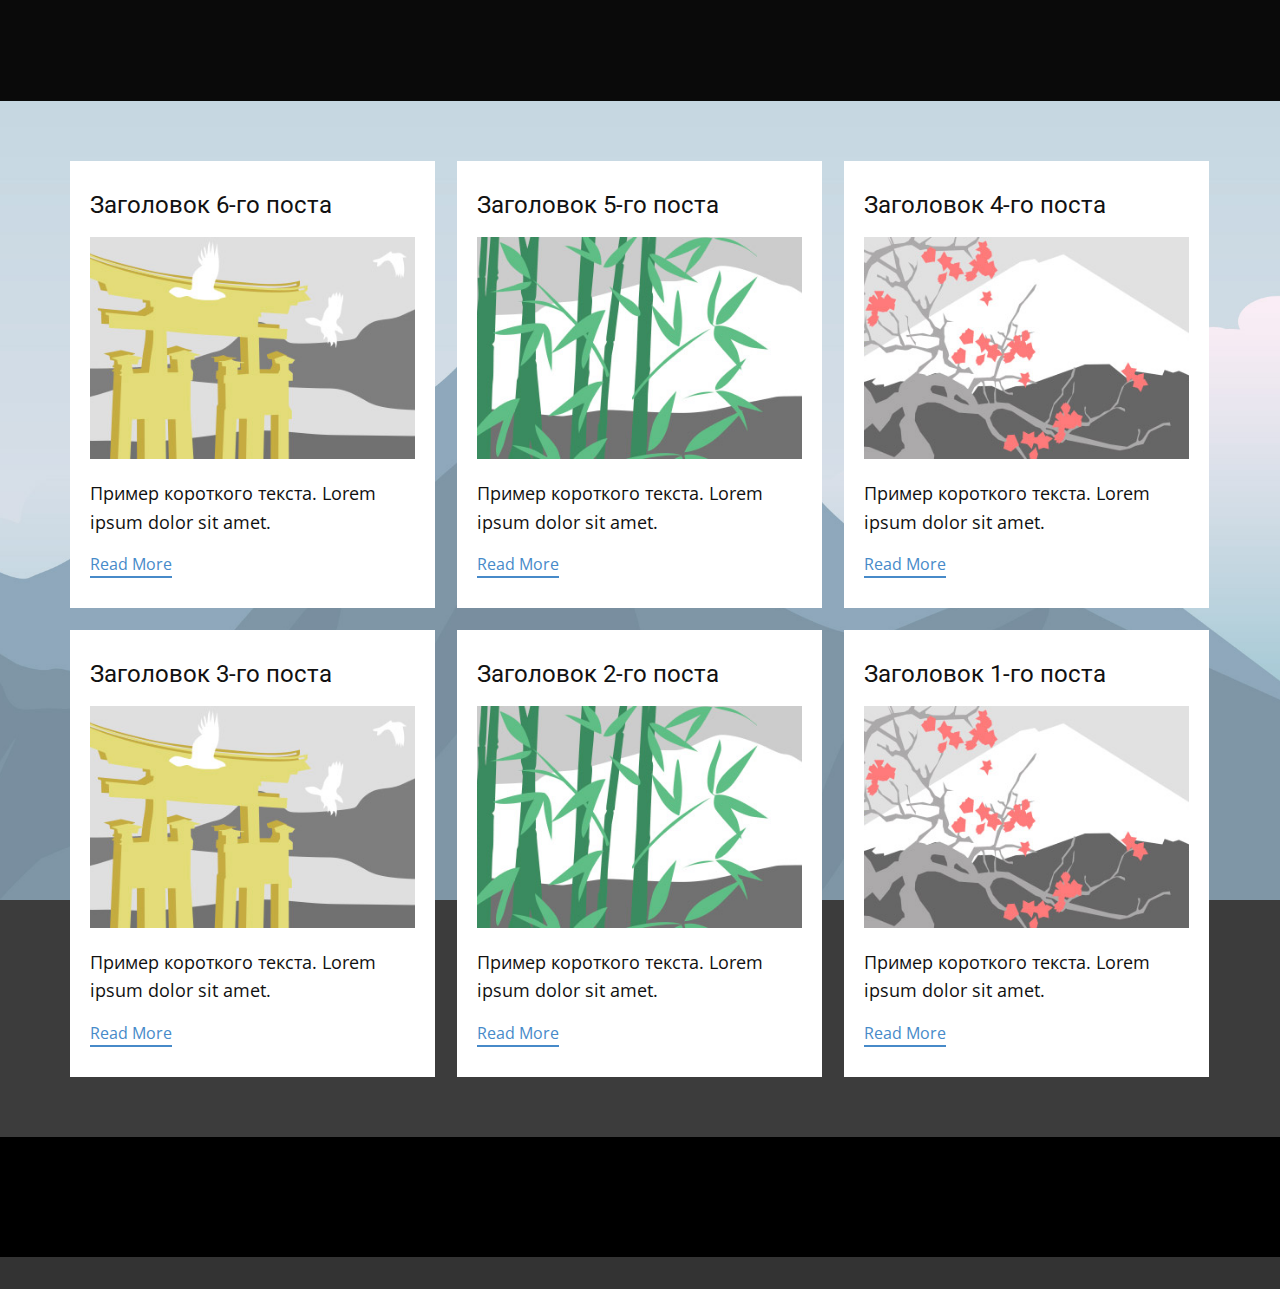
<file: blog/blog.html>
<!DOCTYPE html>
<html style="font-size: 16px;" lang="ru"><head>
    <meta name="viewport" content="width=device-width, initial-scale=1.0">
    <meta charset="utf-8">
    <meta name="keywords" content="">
    <meta name="description" content="">
    <title>Блог</title>
    <link rel="stylesheet" href="../nicepage.css" media="screen">
<link rel="stylesheet" href="../Blog-Template.css" media="screen">
    <script class="u-script" type="text/javascript" src="../jquery.js" defer=""></script>
    <script class="u-script" type="text/javascript" src="../nicepage.js" defer=""></script>
    <meta name="generator" content="Nicepage 8.1.4, nicepage.com">
    
    
    
    <link id="u-page-google-font" rel="stylesheet" href="https://fonts.googleapis.com/css2?display=swap&amp;family=Roboto:ital,wght@0,100;0,200;0,300;0,400;0,500;0,600;0,700;0,800;0,900;1,100;1,200;1,300;1,400;1,500;1,600;1,700;1,800;1,900&amp;family=Open+Sans:ital,wght@0,300;0,400;0,500;0,600;0,700;0,800;1,300;1,400;1,500;1,600;1,700;1,800">
    <script type="application/ld+json">{
		"@context": "http://schema.org",
		"@type": "Organization",
		"name": ""
}</script>
    <meta name="theme-color" content="#478ac9">
  <meta data-intl-tel-input-cdn-path="intlTelInput/"></head>
  <body data-path-to-root="../" data-include-products="false" class="u-body u-xl-mode" data-lang="ru"><header class="u-clearfix u-custom-color-7 u-header u-header" id="header" data-image-width="1200" data-image-height="1599"><div class="u-clearfix u-sheet u-valign-middle-lg u-valign-middle-md u-valign-middle-sm u-valign-middle-xs u-sheet-1"></div></header>
    <section class="u-clearfix u-section-1" id="block-1">
      <div class="u-clearfix u-sheet u-valign-middle u-sheet-1"><!--blog--><!--blog_options_json--><!--{"type":"Recent","source":"","tags":"","count":""}--><!--/blog_options_json-->
        <div class="u-blog u-expanded-width u-repeater u-repeater-1" data-blog-id="blog-1"><!--blog_post-->
          <div class="u-blog-post u-container-style u-repeater-item u-white u-repeater-item-1">
            <div class="u-container-layout u-similar-container u-valign-top u-container-layout-1"><!--blog_post_header-->
              <h4 class="u-blog-control u-text u-text-1">
                <a class="u-post-header-link" href="../blog/пост-5.html">Заголовок 6-го поста</a>
              </h4><!--/blog_post_header--><!--blog_post_image-->
              <img alt="" class="u-blog-control u-expanded-width u-image u-image-default u-image-1" src="../images/8ad73f3c.jpeg" data-href="../blog/пост-5.html"><!--/blog_post_image--><!--blog_post_content-->
              <div class="u-blog-control u-post-content u-text u-text-2 fr-view">Пример короткого текста. Lorem ipsum dolor sit amet.</div><!--/blog_post_content--><!--blog_post_readmore-->
              <a href="../blog/пост-5.html" class="u-blog-control u-border-2 u-border-palette-1-base u-btn u-btn-rectangle u-button-style u-none u-btn-1"><!--blog_post_readmore_content--><!--options_json--><!--{"content":"Read More","defaultValue":"Читать дальше"}--><!--/options_json-->Read More<!--/blog_post_readmore_content--></a><!--/blog_post_readmore-->
            </div>
          </div><div class="u-blog-post u-container-style u-repeater-item u-video-cover u-white">
            <div class="u-container-layout u-similar-container u-valign-top u-container-layout-2"><!--blog_post_header-->
              <h4 class="u-blog-control u-text u-text-3">
                <a class="u-post-header-link" href="../blog/пост-4.html">Заголовок 5-го поста</a>
              </h4><!--/blog_post_header--><!--blog_post_image-->
              <img alt="" class="u-blog-control u-expanded-width u-image u-image-default u-image-2" src="../images/68f64b9d.jpeg" data-href="../blog/пост-4.html"><!--/blog_post_image--><!--blog_post_content-->
              <div class="u-blog-control u-post-content u-text u-text-4 fr-view">Пример короткого текста. Lorem ipsum dolor sit amet.</div><!--/blog_post_content--><!--blog_post_readmore-->
              <a href="../blog/пост-4.html" class="u-blog-control u-border-2 u-border-palette-1-base u-btn u-btn-rectangle u-button-style u-none u-btn-2"><!--blog_post_readmore_content--><!--options_json--><!--{"content":"Read More","defaultValue":"Читать дальше"}--><!--/options_json-->Read More<!--/blog_post_readmore_content--></a><!--/blog_post_readmore-->
            </div>
          </div><div class="u-blog-post u-container-style u-repeater-item u-video-cover u-white">
            <div class="u-container-layout u-similar-container u-valign-top u-container-layout-3"><!--blog_post_header-->
              <h4 class="u-blog-control u-text u-text-5">
                <a class="u-post-header-link" href="../blog/пост-3.html">Заголовок 4-го поста</a>
              </h4><!--/blog_post_header--><!--blog_post_image-->
              <img alt="" class="u-blog-control u-expanded-width u-image u-image-default u-image-3" src="../images/0fd3416c.jpeg" data-href="../blog/пост-3.html"><!--/blog_post_image--><!--blog_post_content-->
              <div class="u-blog-control u-post-content u-text u-text-6 fr-view">Пример короткого текста. Lorem ipsum dolor sit amet.</div><!--/blog_post_content--><!--blog_post_readmore-->
              <a href="../blog/пост-3.html" class="u-blog-control u-border-2 u-border-palette-1-base u-btn u-btn-rectangle u-button-style u-none u-btn-3"><!--blog_post_readmore_content--><!--options_json--><!--{"content":"Read More","defaultValue":"Читать дальше"}--><!--/options_json-->Read More<!--/blog_post_readmore_content--></a><!--/blog_post_readmore-->
            </div>
          </div><div class="u-blog-post u-container-style u-repeater-item u-white u-repeater-item-1">
            <div class="u-container-layout u-similar-container u-valign-top u-container-layout-1"><!--blog_post_header-->
              <h4 class="u-blog-control u-text u-text-1">
                <a class="u-post-header-link" href="../blog/пост-2.html">Заголовок 3-го поста</a>
              </h4><!--/blog_post_header--><!--blog_post_image-->
              <img alt="" class="u-blog-control u-expanded-width u-image u-image-default u-image-1" src="../images/8ad73f3c.jpeg" data-href="../blog/пост-2.html"><!--/blog_post_image--><!--blog_post_content-->
              <div class="u-blog-control u-post-content u-text u-text-2 fr-view">Пример короткого текста. Lorem ipsum dolor sit amet.</div><!--/blog_post_content--><!--blog_post_readmore-->
              <a href="../blog/пост-2.html" class="u-blog-control u-border-2 u-border-palette-1-base u-btn u-btn-rectangle u-button-style u-none u-btn-1"><!--blog_post_readmore_content--><!--options_json--><!--{"content":"Read More","defaultValue":"Читать дальше"}--><!--/options_json-->Read More<!--/blog_post_readmore_content--></a><!--/blog_post_readmore-->
            </div>
          </div><div class="u-blog-post u-container-style u-repeater-item u-video-cover u-white">
            <div class="u-container-layout u-similar-container u-valign-top u-container-layout-2"><!--blog_post_header-->
              <h4 class="u-blog-control u-text u-text-3">
                <a class="u-post-header-link" href="../blog/пост-1.html">Заголовок 2-го поста</a>
              </h4><!--/blog_post_header--><!--blog_post_image-->
              <img alt="" class="u-blog-control u-expanded-width u-image u-image-default u-image-2" src="../images/68f64b9d.jpeg" data-href="../blog/пост-1.html"><!--/blog_post_image--><!--blog_post_content-->
              <div class="u-blog-control u-post-content u-text u-text-4 fr-view">Пример короткого текста. Lorem ipsum dolor sit amet.</div><!--/blog_post_content--><!--blog_post_readmore-->
              <a href="../blog/пост-1.html" class="u-blog-control u-border-2 u-border-palette-1-base u-btn u-btn-rectangle u-button-style u-none u-btn-2"><!--blog_post_readmore_content--><!--options_json--><!--{"content":"Read More","defaultValue":"Читать дальше"}--><!--/options_json-->Read More<!--/blog_post_readmore_content--></a><!--/blog_post_readmore-->
            </div>
          </div><div class="u-blog-post u-container-style u-repeater-item u-video-cover u-white">
            <div class="u-container-layout u-similar-container u-valign-top u-container-layout-3"><!--blog_post_header-->
              <h4 class="u-blog-control u-text u-text-5">
                <a class="u-post-header-link" href="../blog/пост.html">Заголовок 1-го поста</a>
              </h4><!--/blog_post_header--><!--blog_post_image-->
              <img alt="" class="u-blog-control u-expanded-width u-image u-image-default u-image-3" src="../images/0fd3416c.jpeg" data-href="../blog/пост.html"><!--/blog_post_image--><!--blog_post_content-->
              <div class="u-blog-control u-post-content u-text u-text-6 fr-view">Пример короткого текста. Lorem ipsum dolor sit amet.</div><!--/blog_post_content--><!--blog_post_readmore-->
              <a href="../blog/пост.html" class="u-blog-control u-border-2 u-border-palette-1-base u-btn u-btn-rectangle u-button-style u-none u-btn-3"><!--blog_post_readmore_content--><!--options_json--><!--{"content":"Read More","defaultValue":"Читать дальше"}--><!--/options_json-->Read More<!--/blog_post_readmore_content--></a><!--/blog_post_readmore-->
            </div>
          </div><!--/blog_post--><!--blog_post-->
          <!--/blog_post--><!--blog_post-->
          <!--/blog_post-->
        </div><!--/blog-->
      </div>
    </section>
    
    
    
    <footer class="u-align-center u-black u-clearfix u-container-align-center u-footer u-footer" id="footer"><div class="u-clearfix u-sheet u-sheet-1"></div></footer>
    <section class="u-backlink u-clearfix u-grey-80"></section>
  
</body></html>
</file>
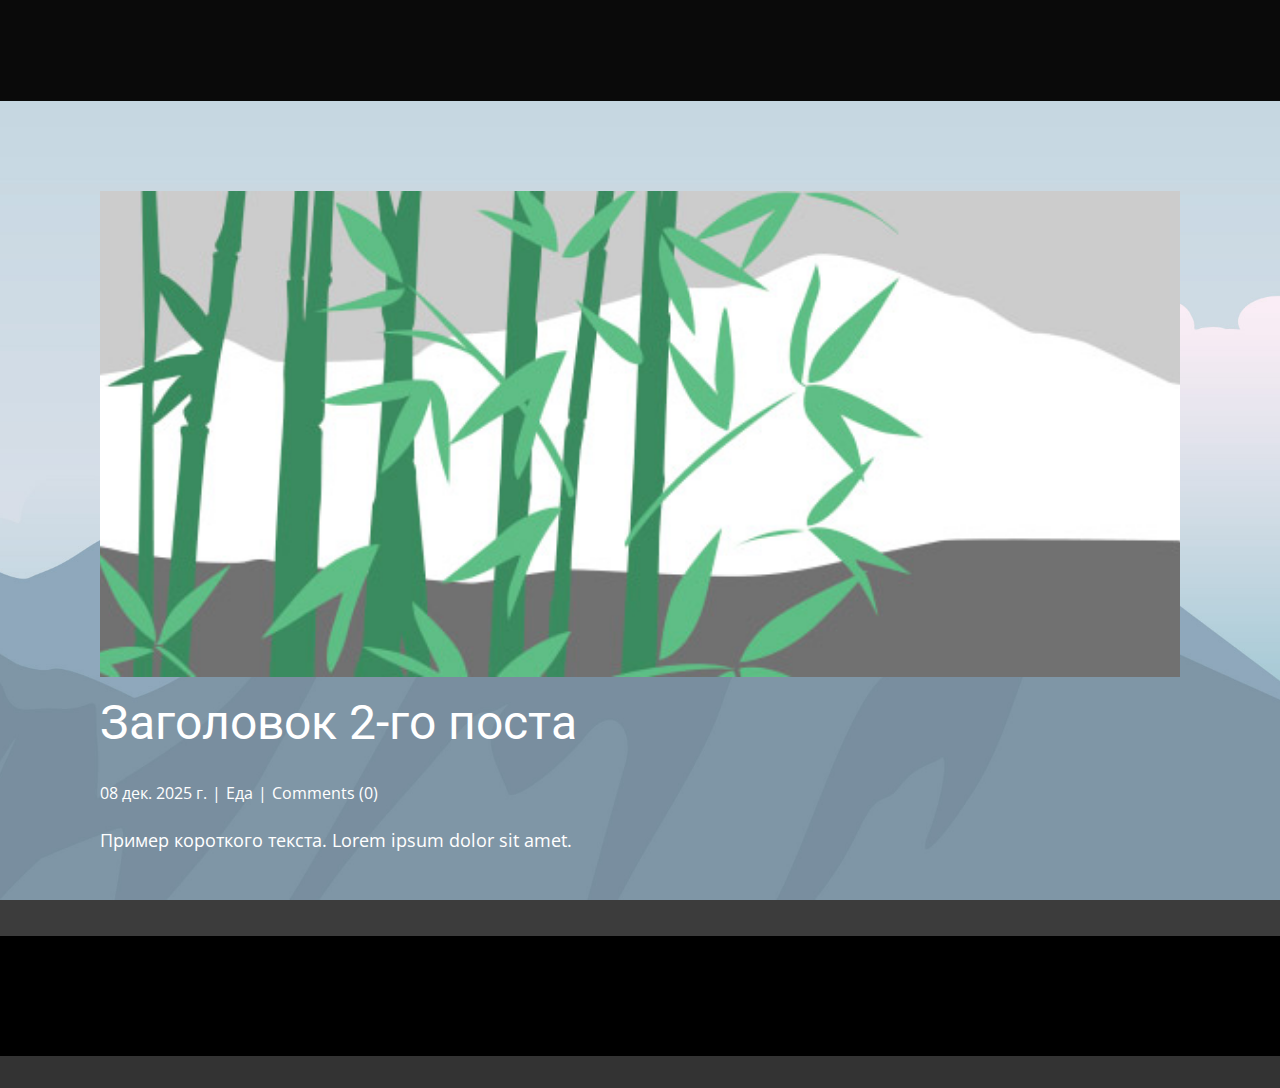
<file: blog/пост-1.html>
<!DOCTYPE html>
<html style="font-size: 16px;" lang="ru"><head>
    <meta name="viewport" content="width=device-width, initial-scale=1.0">
    <meta charset="utf-8">
    <meta name="keywords" content="Заголовок 1-го поста">
    <meta name="description" content="">
    <title>Заголовок 2-го поста</title>
    <link rel="stylesheet" href="../nicepage.css" media="screen">
<link rel="stylesheet" href="../Post-Template.css" media="screen">
    <script class="u-script" type="text/javascript" src="../jquery.js" defer=""></script>
    <script class="u-script" type="text/javascript" src="../nicepage.js" defer=""></script>
    <meta name="generator" content="Nicepage 8.1.4, nicepage.com">
    
    
    
    <link id="u-page-google-font" rel="stylesheet" href="https://fonts.googleapis.com/css2?display=swap&amp;family=Roboto:ital,wght@0,100;0,200;0,300;0,400;0,500;0,600;0,700;0,800;0,900;1,100;1,200;1,300;1,400;1,500;1,600;1,700;1,800;1,900&amp;family=Open+Sans:ital,wght@0,300;0,400;0,500;0,600;0,700;0,800;1,300;1,400;1,500;1,600;1,700;1,800">
    <script type="application/ld+json">{
		"@context": "http://schema.org",
		"@type": "Organization",
		"name": ""
}</script>
    <meta name="theme-color" content="#478ac9">
  <meta data-intl-tel-input-cdn-path="intlTelInput/"></head>
  <body data-path-to-root="./" data-include-products="false" class="u-body u-xl-mode" data-lang="ru"><header class="u-clearfix u-custom-color-7 u-header u-header" id="header" data-image-width="1200" data-image-height="1599"><div class="u-clearfix u-sheet u-valign-middle-lg u-valign-middle-md u-valign-middle-sm u-valign-middle-xs u-sheet-1"></div></header>
    <section class="u-align-center u-clearfix u-section-1" id="block-1">
      <div class="u-clearfix u-sheet u-valign-middle-md u-valign-middle-sm u-valign-middle-xs u-sheet-1"><!--post_details--><!--post_details_options_json--><!--{"source":""}--><!--/post_details_options_json--><!--blog_post-->
        <div class="u-container-style u-expanded-width u-post-details u-post-details-1">
          <div class="u-container-layout u-valign-middle u-container-layout-1"><!--blog_post_image-->
            <img alt="" class="u-blog-control u-expanded-width u-image u-image-default u-image-1" src="../images/68f64b9d.jpeg"><!--/blog_post_image--><!--blog_post_header-->
            <h2 class="u-blog-control u-text u-text-1">Заголовок 2-го поста</h2><!--/blog_post_header--><!--blog_post_metadata-->
            <div class="u-blog-control u-metadata u-metadata-1"><!--blog_post_metadata_date--><span class="u-meta-date u-meta-icon">08 дек. 2025 г.</span><!--/blog_post_metadata_date--><!--blog_post_metadata_category--><span class="u-meta-category u-meta-icon"><a href="/blog/blog.html#/blog-1///1">Еда</a></span><!--/blog_post_metadata_category--><!--blog_post_metadata_comments--><span class="u-meta-comments u-meta-icon"><!--blog_post_metadata_comments_content-->Comments (0)<!--/blog_post_metadata_comments_content--></span><!--/blog_post_metadata_comments-->
            </div><!--/blog_post_metadata--><!--blog_post_content-->
            <div class="u-align-justify u-blog-control u-post-content u-text u-text-2 fr-view">
  <p>Пример короткого текста. Lorem ipsum dolor sit amet.</p>
  </div><!--/blog_post_content-->
          </div>
        </div><!--/blog_post--><!--/post_details-->
      </div>
    </section>
    
    
    
    <footer class="u-align-center u-black u-clearfix u-container-align-center u-footer u-footer" id="footer"><div class="u-clearfix u-sheet u-sheet-1"></div></footer>
    <section class="u-backlink u-clearfix u-grey-80"></section>
  
</body></html>
</file>
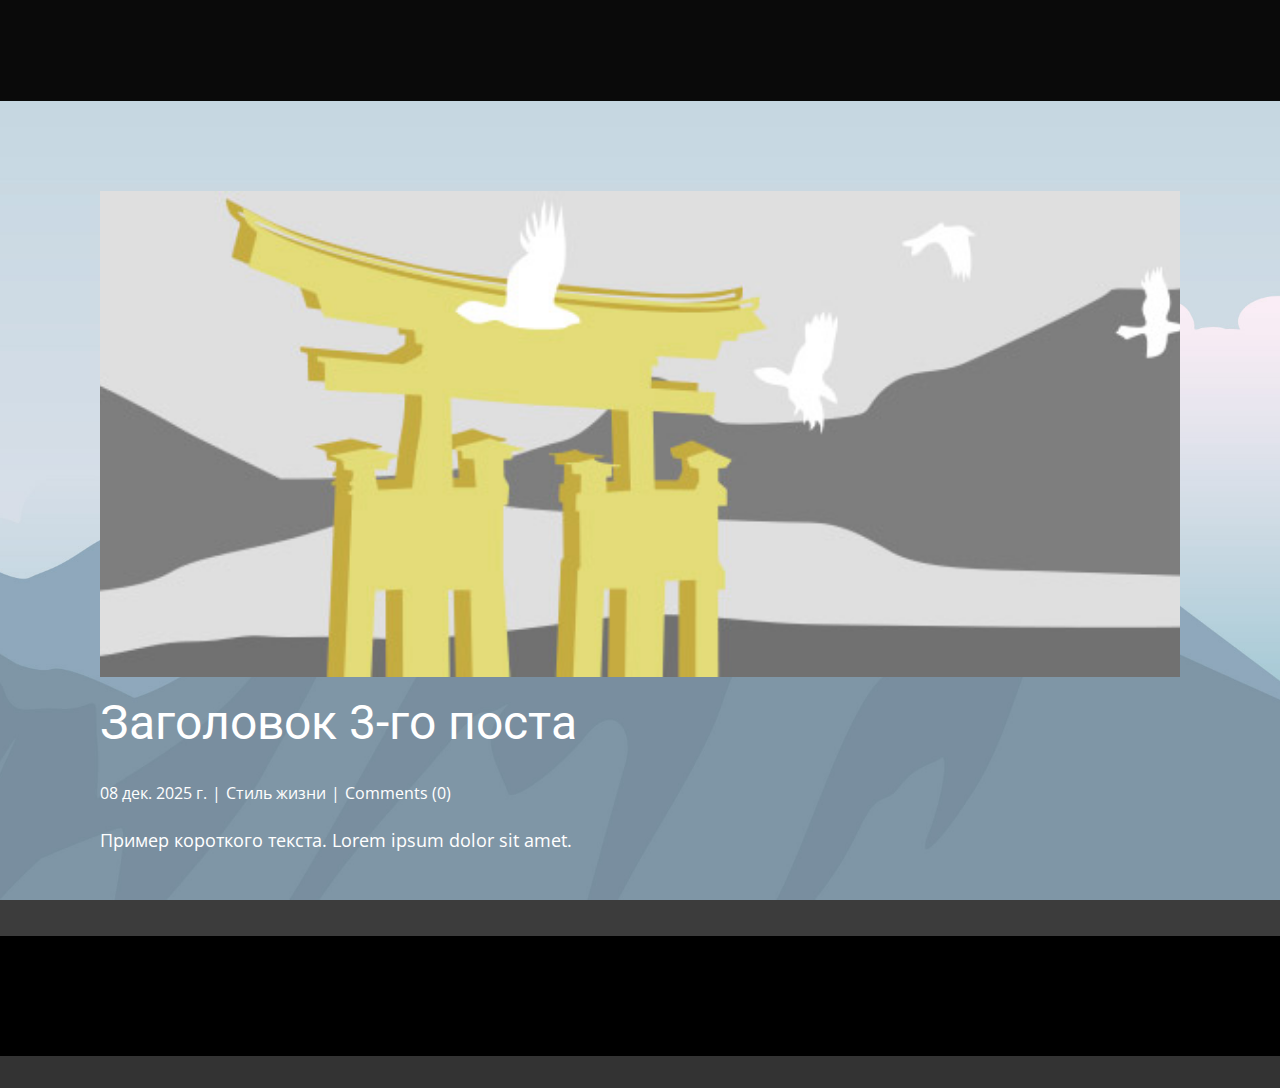
<file: blog/пост-2.html>
<!DOCTYPE html>
<html style="font-size: 16px;" lang="ru"><head>
    <meta name="viewport" content="width=device-width, initial-scale=1.0">
    <meta charset="utf-8">
    <meta name="keywords" content="Заголовок 1-го поста">
    <meta name="description" content="">
    <title>Заголовок 3-го поста</title>
    <link rel="stylesheet" href="../nicepage.css" media="screen">
<link rel="stylesheet" href="../Post-Template.css" media="screen">
    <script class="u-script" type="text/javascript" src="../jquery.js" defer=""></script>
    <script class="u-script" type="text/javascript" src="../nicepage.js" defer=""></script>
    <meta name="generator" content="Nicepage 8.1.4, nicepage.com">
    
    
    
    <link id="u-page-google-font" rel="stylesheet" href="https://fonts.googleapis.com/css2?display=swap&amp;family=Roboto:ital,wght@0,100;0,200;0,300;0,400;0,500;0,600;0,700;0,800;0,900;1,100;1,200;1,300;1,400;1,500;1,600;1,700;1,800;1,900&amp;family=Open+Sans:ital,wght@0,300;0,400;0,500;0,600;0,700;0,800;1,300;1,400;1,500;1,600;1,700;1,800">
    <script type="application/ld+json">{
		"@context": "http://schema.org",
		"@type": "Organization",
		"name": ""
}</script>
    <meta name="theme-color" content="#478ac9">
  <meta data-intl-tel-input-cdn-path="intlTelInput/"></head>
  <body data-path-to-root="./" data-include-products="false" class="u-body u-xl-mode" data-lang="ru"><header class="u-clearfix u-custom-color-7 u-header u-header" id="header" data-image-width="1200" data-image-height="1599"><div class="u-clearfix u-sheet u-valign-middle-lg u-valign-middle-md u-valign-middle-sm u-valign-middle-xs u-sheet-1"></div></header>
    <section class="u-align-center u-clearfix u-section-1" id="block-1">
      <div class="u-clearfix u-sheet u-valign-middle-md u-valign-middle-sm u-valign-middle-xs u-sheet-1"><!--post_details--><!--post_details_options_json--><!--{"source":""}--><!--/post_details_options_json--><!--blog_post-->
        <div class="u-container-style u-expanded-width u-post-details u-post-details-1">
          <div class="u-container-layout u-valign-middle u-container-layout-1"><!--blog_post_image-->
            <img alt="" class="u-blog-control u-expanded-width u-image u-image-default u-image-1" src="../images/8ad73f3c.jpeg"><!--/blog_post_image--><!--blog_post_header-->
            <h2 class="u-blog-control u-text u-text-1">Заголовок 3-го поста</h2><!--/blog_post_header--><!--blog_post_metadata-->
            <div class="u-blog-control u-metadata u-metadata-1"><!--blog_post_metadata_date--><span class="u-meta-date u-meta-icon">08 дек. 2025 г.</span><!--/blog_post_metadata_date--><!--blog_post_metadata_category--><span class="u-meta-category u-meta-icon"><a href="/blog/blog.html#/blog-1///3">Стиль жизни</a></span><!--/blog_post_metadata_category--><!--blog_post_metadata_comments--><span class="u-meta-comments u-meta-icon"><!--blog_post_metadata_comments_content-->Comments (0)<!--/blog_post_metadata_comments_content--></span><!--/blog_post_metadata_comments-->
            </div><!--/blog_post_metadata--><!--blog_post_content-->
            <div class="u-align-justify u-blog-control u-post-content u-text u-text-2 fr-view">
  <p>Пример короткого текста. Lorem ipsum dolor sit amet.</p>
  </div><!--/blog_post_content-->
          </div>
        </div><!--/blog_post--><!--/post_details-->
      </div>
    </section>
    
    
    
    <footer class="u-align-center u-black u-clearfix u-container-align-center u-footer u-footer" id="footer"><div class="u-clearfix u-sheet u-sheet-1"></div></footer>
    <section class="u-backlink u-clearfix u-grey-80"></section>
  
</body></html>
</file>
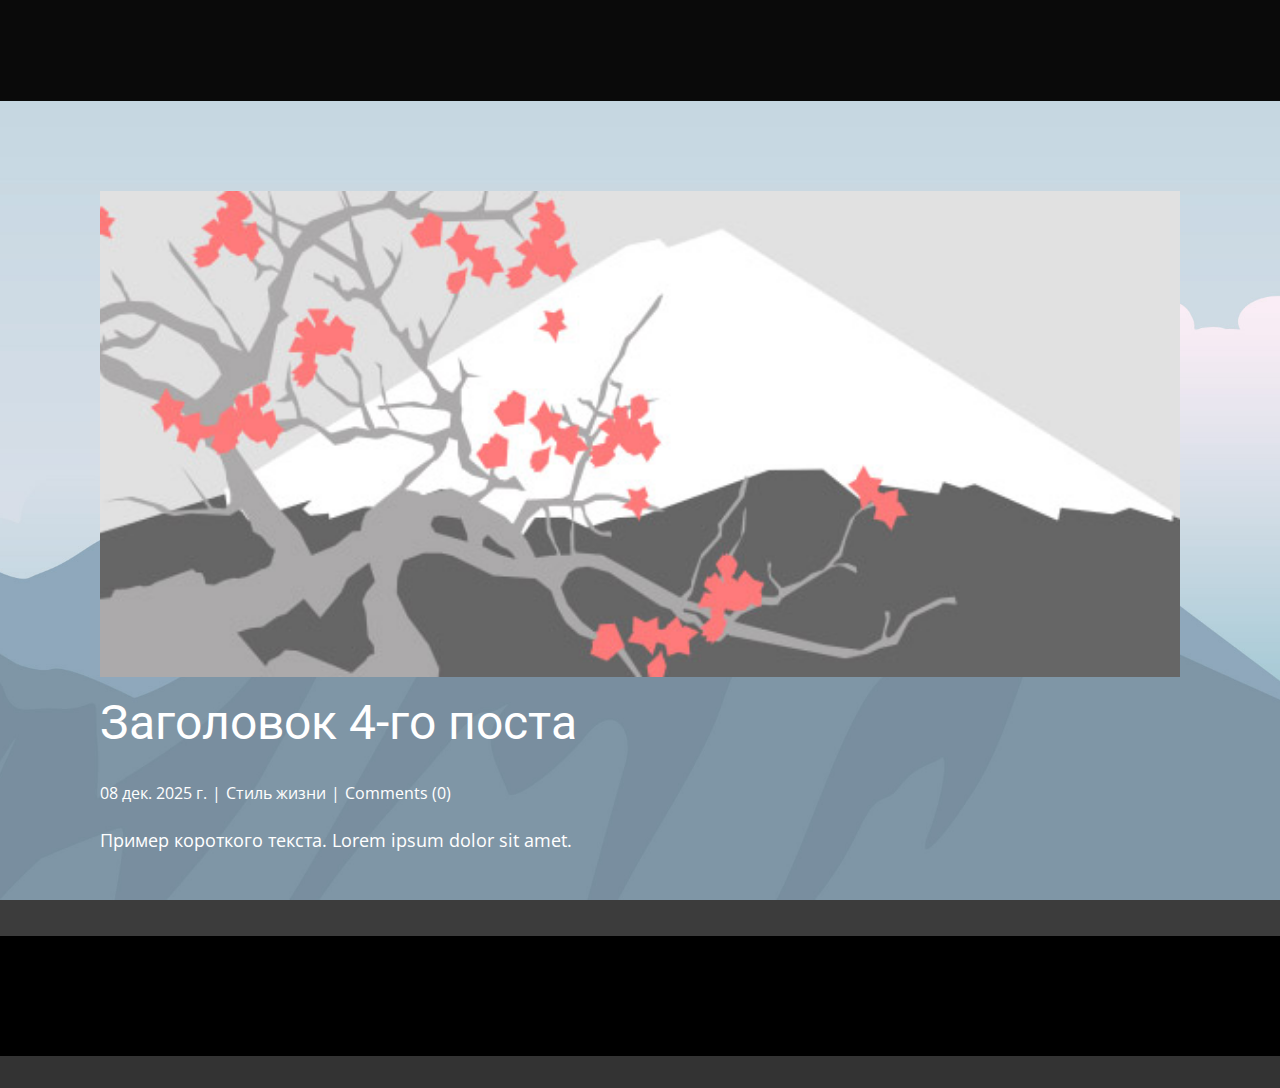
<file: blog/пост-3.html>
<!DOCTYPE html>
<html style="font-size: 16px;" lang="ru"><head>
    <meta name="viewport" content="width=device-width, initial-scale=1.0">
    <meta charset="utf-8">
    <meta name="keywords" content="Заголовок 1-го поста">
    <meta name="description" content="">
    <title>Заголовок 4-го поста</title>
    <link rel="stylesheet" href="../nicepage.css" media="screen">
<link rel="stylesheet" href="../Post-Template.css" media="screen">
    <script class="u-script" type="text/javascript" src="../jquery.js" defer=""></script>
    <script class="u-script" type="text/javascript" src="../nicepage.js" defer=""></script>
    <meta name="generator" content="Nicepage 8.1.4, nicepage.com">
    
    
    
    <link id="u-page-google-font" rel="stylesheet" href="https://fonts.googleapis.com/css2?display=swap&amp;family=Roboto:ital,wght@0,100;0,200;0,300;0,400;0,500;0,600;0,700;0,800;0,900;1,100;1,200;1,300;1,400;1,500;1,600;1,700;1,800;1,900&amp;family=Open+Sans:ital,wght@0,300;0,400;0,500;0,600;0,700;0,800;1,300;1,400;1,500;1,600;1,700;1,800">
    <script type="application/ld+json">{
		"@context": "http://schema.org",
		"@type": "Organization",
		"name": ""
}</script>
    <meta name="theme-color" content="#478ac9">
  <meta data-intl-tel-input-cdn-path="intlTelInput/"></head>
  <body data-path-to-root="./" data-include-products="false" class="u-body u-xl-mode" data-lang="ru"><header class="u-clearfix u-custom-color-7 u-header u-header" id="header" data-image-width="1200" data-image-height="1599"><div class="u-clearfix u-sheet u-valign-middle-lg u-valign-middle-md u-valign-middle-sm u-valign-middle-xs u-sheet-1"></div></header>
    <section class="u-align-center u-clearfix u-section-1" id="block-1">
      <div class="u-clearfix u-sheet u-valign-middle-md u-valign-middle-sm u-valign-middle-xs u-sheet-1"><!--post_details--><!--post_details_options_json--><!--{"source":""}--><!--/post_details_options_json--><!--blog_post-->
        <div class="u-container-style u-expanded-width u-post-details u-post-details-1">
          <div class="u-container-layout u-valign-middle u-container-layout-1"><!--blog_post_image-->
            <img alt="" class="u-blog-control u-expanded-width u-image u-image-default u-image-1" src="../images/0fd3416c.jpeg"><!--/blog_post_image--><!--blog_post_header-->
            <h2 class="u-blog-control u-text u-text-1">Заголовок 4-го поста</h2><!--/blog_post_header--><!--blog_post_metadata-->
            <div class="u-blog-control u-metadata u-metadata-1"><!--blog_post_metadata_date--><span class="u-meta-date u-meta-icon">08 дек. 2025 г.</span><!--/blog_post_metadata_date--><!--blog_post_metadata_category--><span class="u-meta-category u-meta-icon"><a href="/blog/blog.html#/blog-1///3">Стиль жизни</a></span><!--/blog_post_metadata_category--><!--blog_post_metadata_comments--><span class="u-meta-comments u-meta-icon"><!--blog_post_metadata_comments_content-->Comments (0)<!--/blog_post_metadata_comments_content--></span><!--/blog_post_metadata_comments-->
            </div><!--/blog_post_metadata--><!--blog_post_content-->
            <div class="u-align-justify u-blog-control u-post-content u-text u-text-2 fr-view">
  <p>Пример короткого текста. Lorem ipsum dolor sit amet.</p>
  </div><!--/blog_post_content-->
          </div>
        </div><!--/blog_post--><!--/post_details-->
      </div>
    </section>
    
    
    
    <footer class="u-align-center u-black u-clearfix u-container-align-center u-footer u-footer" id="footer"><div class="u-clearfix u-sheet u-sheet-1"></div></footer>
    <section class="u-backlink u-clearfix u-grey-80"></section>
  
</body></html>
</file>
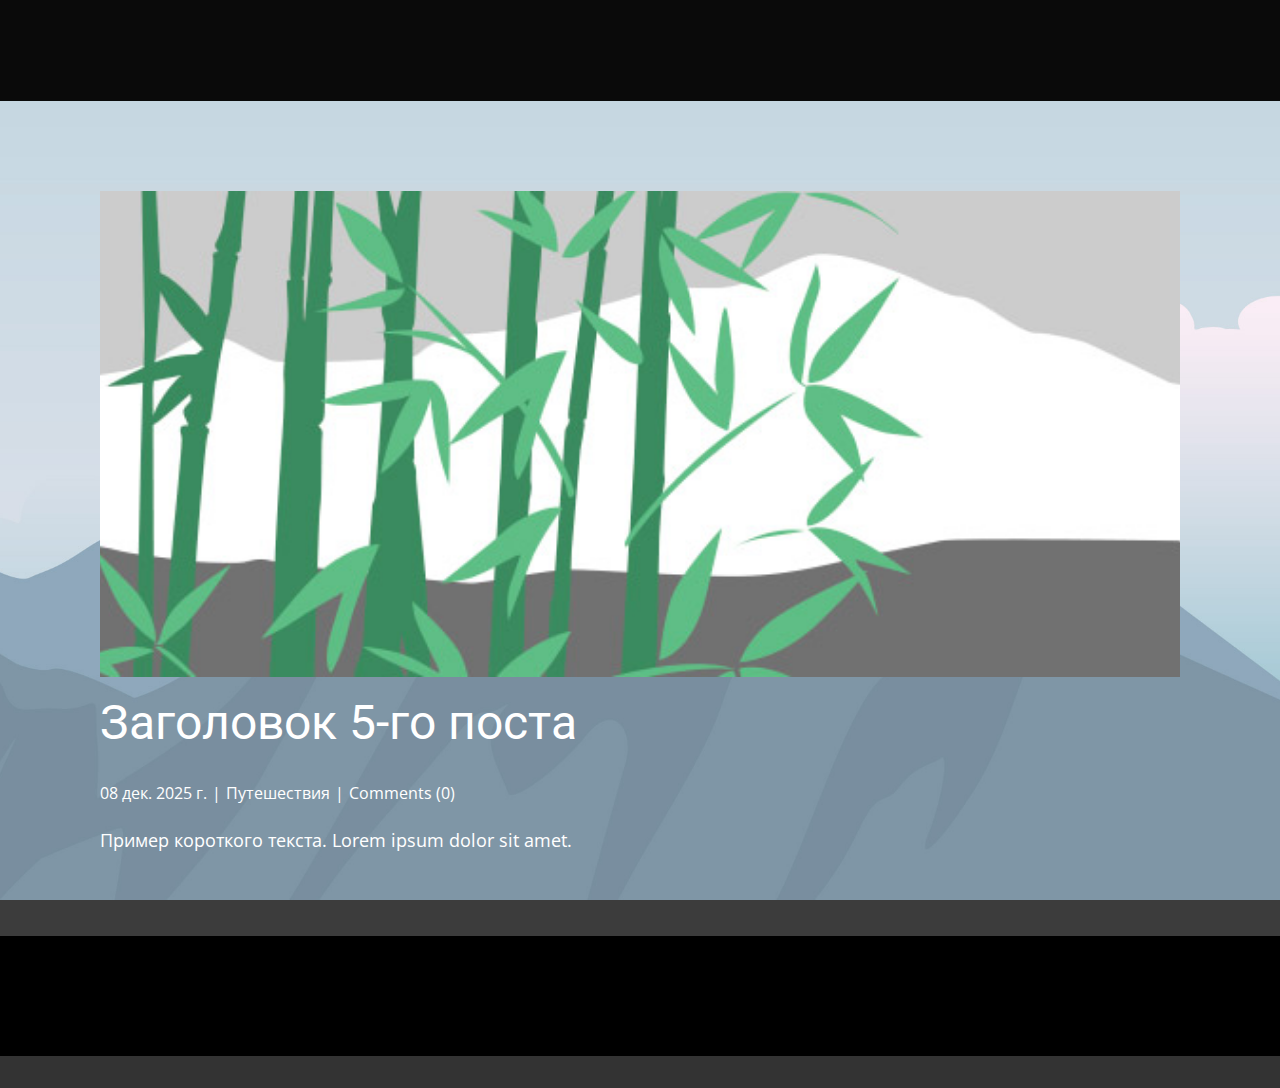
<file: blog/пост-4.html>
<!DOCTYPE html>
<html style="font-size: 16px;" lang="ru"><head>
    <meta name="viewport" content="width=device-width, initial-scale=1.0">
    <meta charset="utf-8">
    <meta name="keywords" content="Заголовок 1-го поста">
    <meta name="description" content="">
    <title>Заголовок 5-го поста</title>
    <link rel="stylesheet" href="../nicepage.css" media="screen">
<link rel="stylesheet" href="../Post-Template.css" media="screen">
    <script class="u-script" type="text/javascript" src="../jquery.js" defer=""></script>
    <script class="u-script" type="text/javascript" src="../nicepage.js" defer=""></script>
    <meta name="generator" content="Nicepage 8.1.4, nicepage.com">
    
    
    
    <link id="u-page-google-font" rel="stylesheet" href="https://fonts.googleapis.com/css2?display=swap&amp;family=Roboto:ital,wght@0,100;0,200;0,300;0,400;0,500;0,600;0,700;0,800;0,900;1,100;1,200;1,300;1,400;1,500;1,600;1,700;1,800;1,900&amp;family=Open+Sans:ital,wght@0,300;0,400;0,500;0,600;0,700;0,800;1,300;1,400;1,500;1,600;1,700;1,800">
    <script type="application/ld+json">{
		"@context": "http://schema.org",
		"@type": "Organization",
		"name": ""
}</script>
    <meta name="theme-color" content="#478ac9">
  <meta data-intl-tel-input-cdn-path="intlTelInput/"></head>
  <body data-path-to-root="./" data-include-products="false" class="u-body u-xl-mode" data-lang="ru"><header class="u-clearfix u-custom-color-7 u-header u-header" id="header" data-image-width="1200" data-image-height="1599"><div class="u-clearfix u-sheet u-valign-middle-lg u-valign-middle-md u-valign-middle-sm u-valign-middle-xs u-sheet-1"></div></header>
    <section class="u-align-center u-clearfix u-section-1" id="block-1">
      <div class="u-clearfix u-sheet u-valign-middle-md u-valign-middle-sm u-valign-middle-xs u-sheet-1"><!--post_details--><!--post_details_options_json--><!--{"source":""}--><!--/post_details_options_json--><!--blog_post-->
        <div class="u-container-style u-expanded-width u-post-details u-post-details-1">
          <div class="u-container-layout u-valign-middle u-container-layout-1"><!--blog_post_image-->
            <img alt="" class="u-blog-control u-expanded-width u-image u-image-default u-image-1" src="../images/68f64b9d.jpeg"><!--/blog_post_image--><!--blog_post_header-->
            <h2 class="u-blog-control u-text u-text-1">Заголовок 5-го поста</h2><!--/blog_post_header--><!--blog_post_metadata-->
            <div class="u-blog-control u-metadata u-metadata-1"><!--blog_post_metadata_date--><span class="u-meta-date u-meta-icon">08 дек. 2025 г.</span><!--/blog_post_metadata_date--><!--blog_post_metadata_category--><span class="u-meta-category u-meta-icon"><a href="/blog/blog.html#/blog-1///2">Путешествия</a></span><!--/blog_post_metadata_category--><!--blog_post_metadata_comments--><span class="u-meta-comments u-meta-icon"><!--blog_post_metadata_comments_content-->Comments (0)<!--/blog_post_metadata_comments_content--></span><!--/blog_post_metadata_comments-->
            </div><!--/blog_post_metadata--><!--blog_post_content-->
            <div class="u-align-justify u-blog-control u-post-content u-text u-text-2 fr-view">
  <p>Пример короткого текста. Lorem ipsum dolor sit amet.</p>
  </div><!--/blog_post_content-->
          </div>
        </div><!--/blog_post--><!--/post_details-->
      </div>
    </section>
    
    
    
    <footer class="u-align-center u-black u-clearfix u-container-align-center u-footer u-footer" id="footer"><div class="u-clearfix u-sheet u-sheet-1"></div></footer>
    <section class="u-backlink u-clearfix u-grey-80"></section>
  
</body></html>
</file>
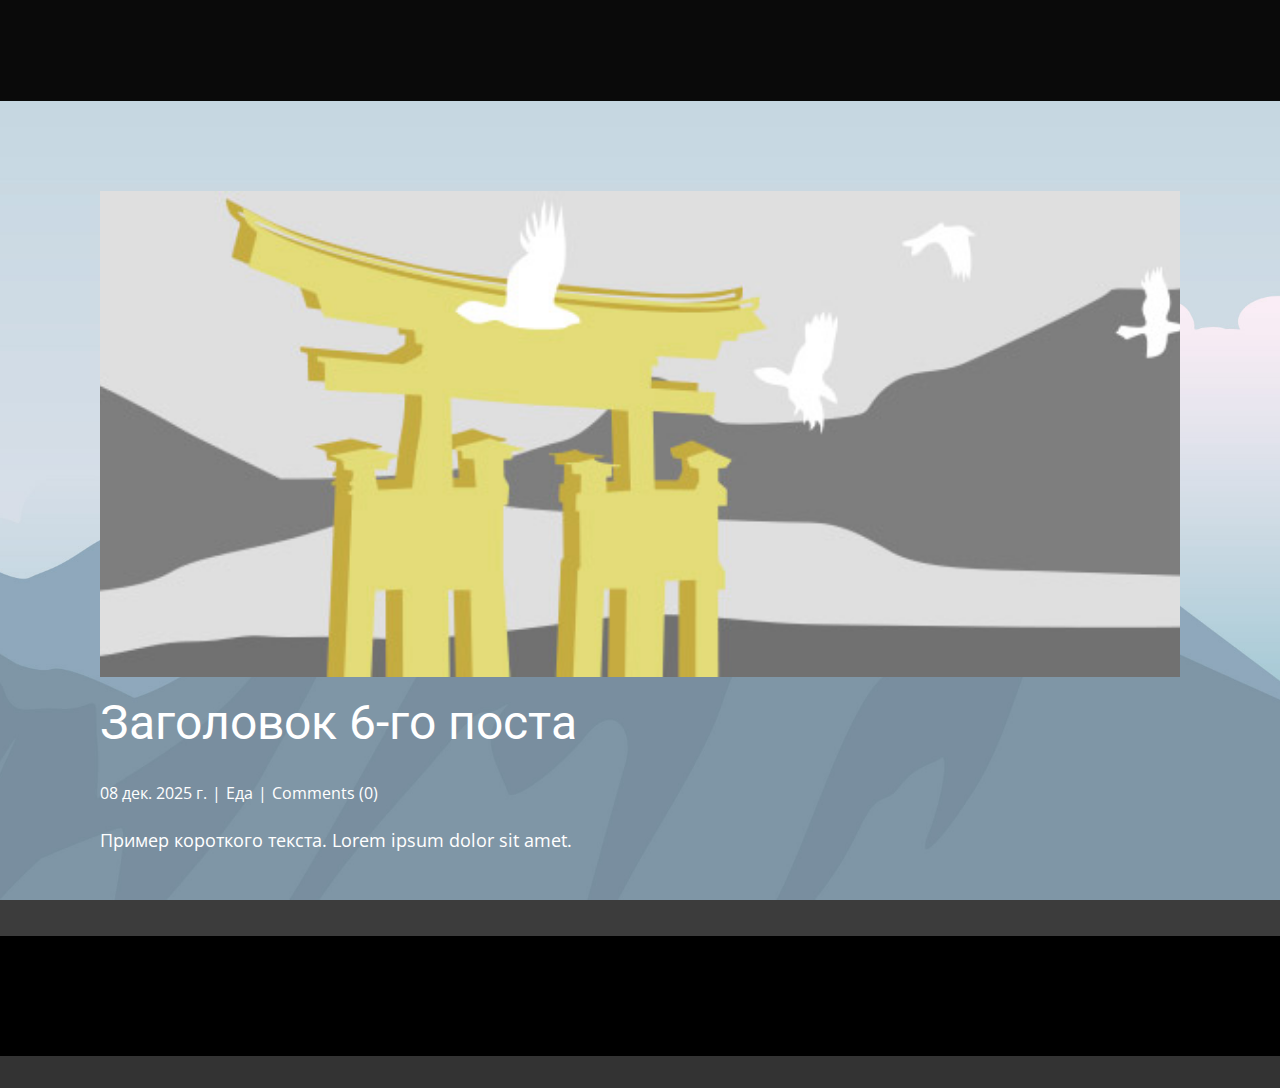
<file: blog/пост-5.html>
<!DOCTYPE html>
<html style="font-size: 16px;" lang="ru"><head>
    <meta name="viewport" content="width=device-width, initial-scale=1.0">
    <meta charset="utf-8">
    <meta name="keywords" content="Заголовок 1-го поста">
    <meta name="description" content="">
    <title>Заголовок 6-го поста</title>
    <link rel="stylesheet" href="../nicepage.css" media="screen">
<link rel="stylesheet" href="../Post-Template.css" media="screen">
    <script class="u-script" type="text/javascript" src="../jquery.js" defer=""></script>
    <script class="u-script" type="text/javascript" src="../nicepage.js" defer=""></script>
    <meta name="generator" content="Nicepage 8.1.4, nicepage.com">
    
    
    
    <link id="u-page-google-font" rel="stylesheet" href="https://fonts.googleapis.com/css2?display=swap&amp;family=Roboto:ital,wght@0,100;0,200;0,300;0,400;0,500;0,600;0,700;0,800;0,900;1,100;1,200;1,300;1,400;1,500;1,600;1,700;1,800;1,900&amp;family=Open+Sans:ital,wght@0,300;0,400;0,500;0,600;0,700;0,800;1,300;1,400;1,500;1,600;1,700;1,800">
    <script type="application/ld+json">{
		"@context": "http://schema.org",
		"@type": "Organization",
		"name": ""
}</script>
    <meta name="theme-color" content="#478ac9">
  <meta data-intl-tel-input-cdn-path="intlTelInput/"></head>
  <body data-path-to-root="./" data-include-products="false" class="u-body u-xl-mode" data-lang="ru"><header class="u-clearfix u-custom-color-7 u-header u-header" id="header" data-image-width="1200" data-image-height="1599"><div class="u-clearfix u-sheet u-valign-middle-lg u-valign-middle-md u-valign-middle-sm u-valign-middle-xs u-sheet-1"></div></header>
    <section class="u-align-center u-clearfix u-section-1" id="block-1">
      <div class="u-clearfix u-sheet u-valign-middle-md u-valign-middle-sm u-valign-middle-xs u-sheet-1"><!--post_details--><!--post_details_options_json--><!--{"source":""}--><!--/post_details_options_json--><!--blog_post-->
        <div class="u-container-style u-expanded-width u-post-details u-post-details-1">
          <div class="u-container-layout u-valign-middle u-container-layout-1"><!--blog_post_image-->
            <img alt="" class="u-blog-control u-expanded-width u-image u-image-default u-image-1" src="../images/8ad73f3c.jpeg"><!--/blog_post_image--><!--blog_post_header-->
            <h2 class="u-blog-control u-text u-text-1">Заголовок 6-го поста</h2><!--/blog_post_header--><!--blog_post_metadata-->
            <div class="u-blog-control u-metadata u-metadata-1"><!--blog_post_metadata_date--><span class="u-meta-date u-meta-icon">08 дек. 2025 г.</span><!--/blog_post_metadata_date--><!--blog_post_metadata_category--><span class="u-meta-category u-meta-icon"><a href="/blog/blog.html#/blog-1///1">Еда</a></span><!--/blog_post_metadata_category--><!--blog_post_metadata_comments--><span class="u-meta-comments u-meta-icon"><!--blog_post_metadata_comments_content-->Comments (0)<!--/blog_post_metadata_comments_content--></span><!--/blog_post_metadata_comments-->
            </div><!--/blog_post_metadata--><!--blog_post_content-->
            <div class="u-align-justify u-blog-control u-post-content u-text u-text-2 fr-view">
  <p>Пример короткого текста. Lorem ipsum dolor sit amet.</p>
  </div><!--/blog_post_content-->
          </div>
        </div><!--/blog_post--><!--/post_details-->
      </div>
    </section>
    
    
    
    <footer class="u-align-center u-black u-clearfix u-container-align-center u-footer u-footer" id="footer"><div class="u-clearfix u-sheet u-sheet-1"></div></footer>
    <section class="u-backlink u-clearfix u-grey-80"></section>
  
</body></html>
</file>
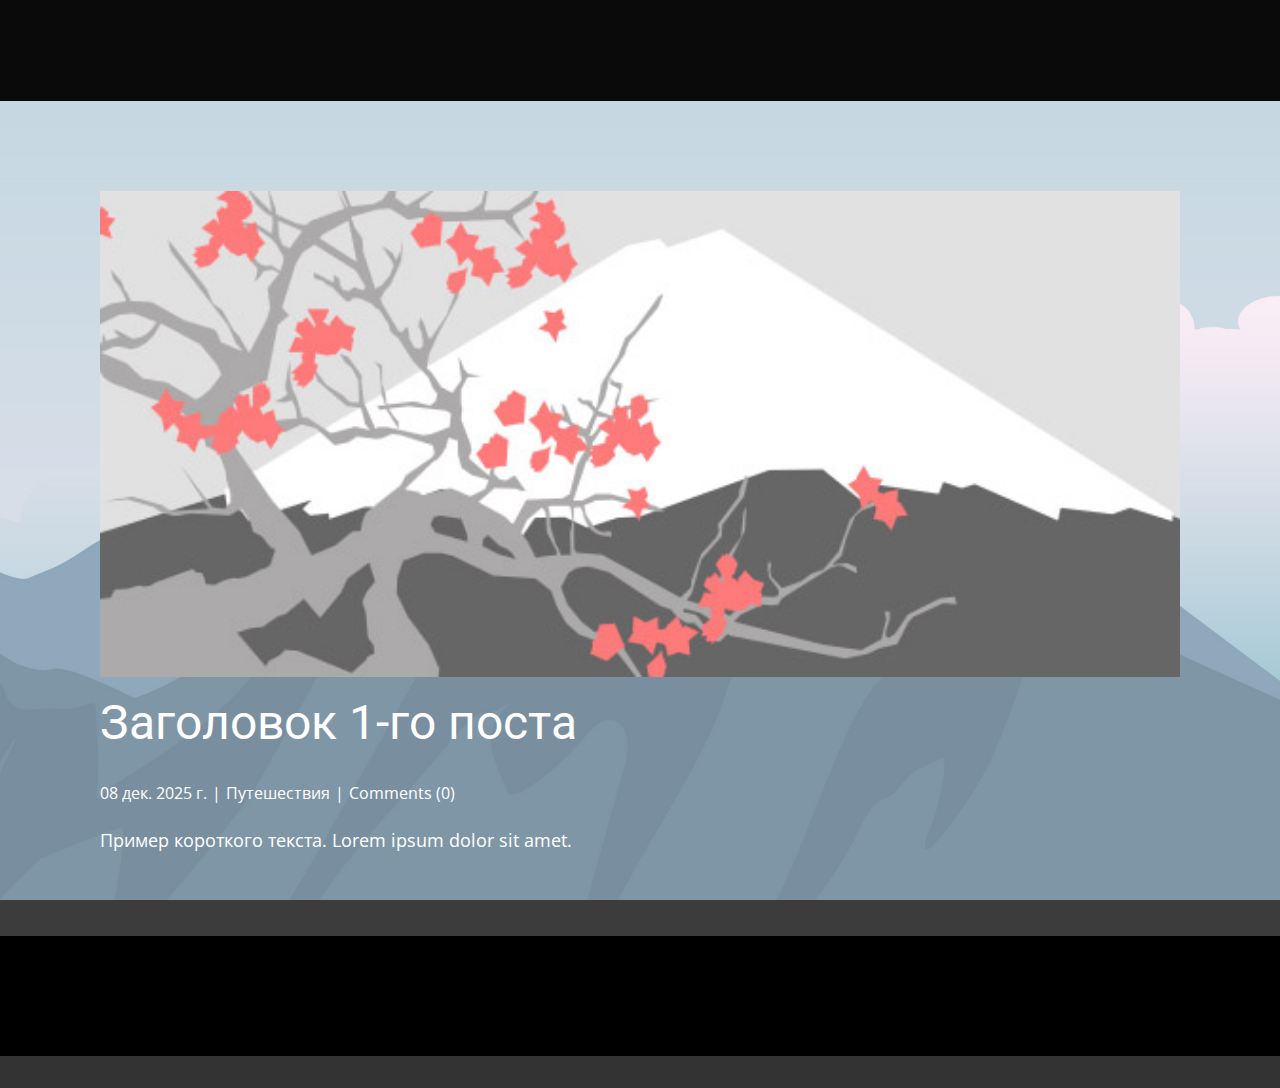
<file: blog/пост.html>
<!DOCTYPE html>
<html style="font-size: 16px;" lang="ru"><head>
    <meta name="viewport" content="width=device-width, initial-scale=1.0">
    <meta charset="utf-8">
    <meta name="keywords" content="Заголовок 1-го поста">
    <meta name="description" content="">
    <title>Заголовок 1-го поста</title>
    <link rel="stylesheet" href="../nicepage.css" media="screen">
<link rel="stylesheet" href="../Post-Template.css" media="screen">
    <script class="u-script" type="text/javascript" src="../jquery.js" defer=""></script>
    <script class="u-script" type="text/javascript" src="../nicepage.js" defer=""></script>
    <meta name="generator" content="Nicepage 8.1.4, nicepage.com">
    
    
    
    <link id="u-page-google-font" rel="stylesheet" href="https://fonts.googleapis.com/css2?display=swap&amp;family=Roboto:ital,wght@0,100;0,200;0,300;0,400;0,500;0,600;0,700;0,800;0,900;1,100;1,200;1,300;1,400;1,500;1,600;1,700;1,800;1,900&amp;family=Open+Sans:ital,wght@0,300;0,400;0,500;0,600;0,700;0,800;1,300;1,400;1,500;1,600;1,700;1,800">
    <script type="application/ld+json">{
		"@context": "http://schema.org",
		"@type": "Organization",
		"name": ""
}</script>
    <meta name="theme-color" content="#478ac9">
  <meta data-intl-tel-input-cdn-path="intlTelInput/"></head>
  <body data-path-to-root="./" data-include-products="false" class="u-body u-xl-mode" data-lang="ru"><header class="u-clearfix u-custom-color-7 u-header u-header" id="header" data-image-width="1200" data-image-height="1599"><div class="u-clearfix u-sheet u-valign-middle-lg u-valign-middle-md u-valign-middle-sm u-valign-middle-xs u-sheet-1"></div></header>
    <section class="u-align-center u-clearfix u-section-1" id="block-1">
      <div class="u-clearfix u-sheet u-valign-middle-md u-valign-middle-sm u-valign-middle-xs u-sheet-1"><!--post_details--><!--post_details_options_json--><!--{"source":""}--><!--/post_details_options_json--><!--blog_post-->
        <div class="u-container-style u-expanded-width u-post-details u-post-details-1">
          <div class="u-container-layout u-valign-middle u-container-layout-1"><!--blog_post_image-->
            <img alt="" class="u-blog-control u-expanded-width u-image u-image-default u-image-1" src="../images/0fd3416c.jpeg"><!--/blog_post_image--><!--blog_post_header-->
            <h2 class="u-blog-control u-text u-text-1">Заголовок 1-го поста</h2><!--/blog_post_header--><!--blog_post_metadata-->
            <div class="u-blog-control u-metadata u-metadata-1"><!--blog_post_metadata_date--><span class="u-meta-date u-meta-icon">08 дек. 2025 г.</span><!--/blog_post_metadata_date--><!--blog_post_metadata_category--><span class="u-meta-category u-meta-icon"><a href="/blog/blog.html#/blog-1///2">Путешествия</a></span><!--/blog_post_metadata_category--><!--blog_post_metadata_comments--><span class="u-meta-comments u-meta-icon"><!--blog_post_metadata_comments_content-->Comments (0)<!--/blog_post_metadata_comments_content--></span><!--/blog_post_metadata_comments-->
            </div><!--/blog_post_metadata--><!--blog_post_content-->
            <div class="u-align-justify u-blog-control u-post-content u-text u-text-2 fr-view">
  <p>Пример короткого текста. Lorem ipsum dolor sit amet.</p>
  </div><!--/blog_post_content-->
          </div>
        </div><!--/blog_post--><!--/post_details-->
      </div>
    </section>
    
    
    
    <footer class="u-align-center u-black u-clearfix u-container-align-center u-footer u-footer" id="footer"><div class="u-clearfix u-sheet u-sheet-1"></div></footer>
    <section class="u-backlink u-clearfix u-grey-80"></section>
  
</body></html>
</file>
